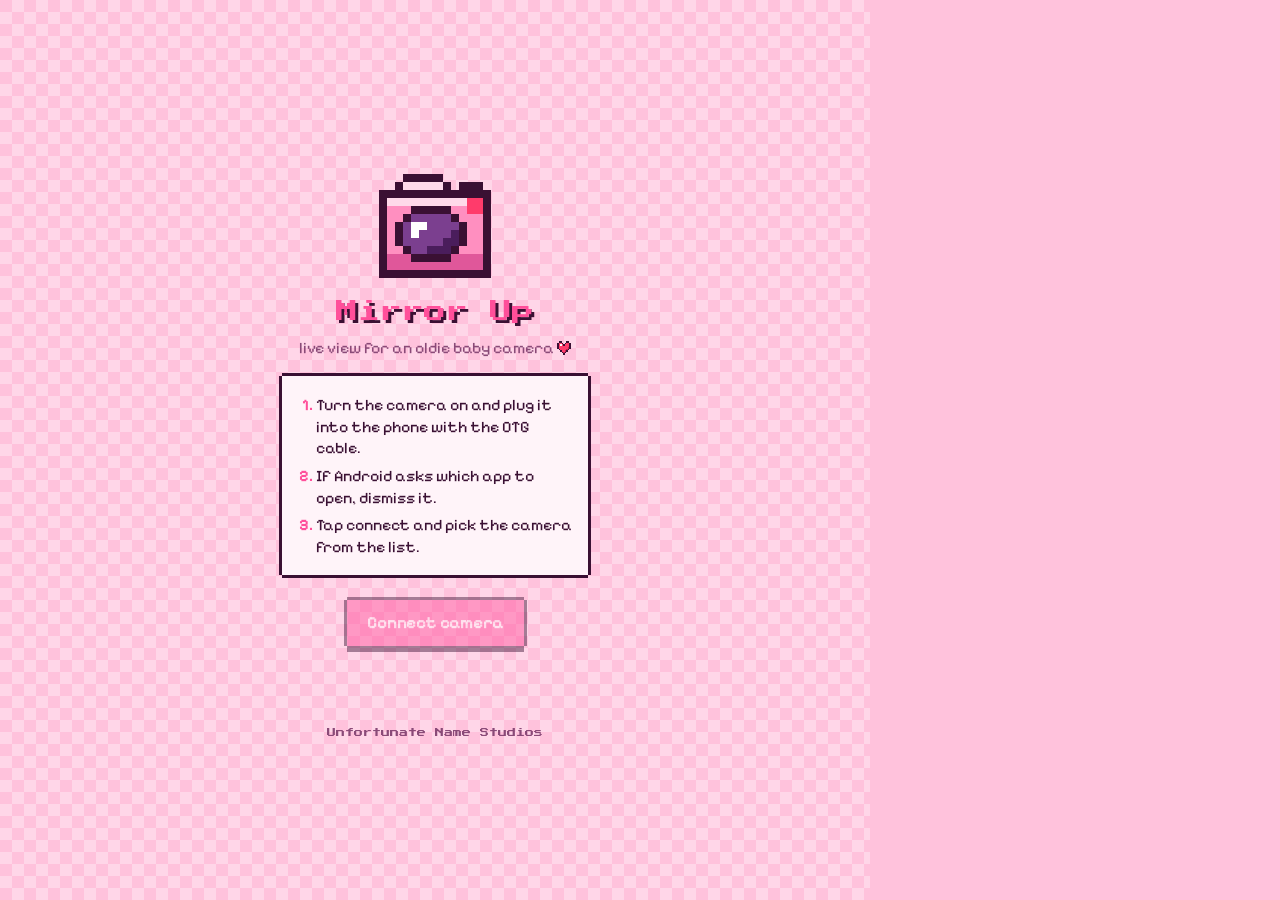
<file: index.html>
<!doctype html>
<html lang="en">
<head>
  <meta charset="utf-8">
  <meta name="viewport" content="width=device-width, initial-scale=1, maximum-scale=1, viewport-fit=cover, user-scalable=no">
  <title>Mirror Up</title>
  <meta name="description" content="Live view and remote control for a Nikon DSLR over a USB OTG cable.">
  <meta name="author" content="Unfortunate Name Studios">
  <meta name="theme-color" content="#ffc2dc">
  <link rel="manifest" href="manifest.webmanifest">
  <link rel="icon" href="icons/icon.svg" type="image/svg+xml">
  <link rel="apple-touch-icon" href="icons/icon-192.png">
  <link rel="stylesheet" href="style.css">
</head>
<body>
  <div id="app" class="app" data-state="splash">

    <main class="stage" id="stage">
      <div class="frame" id="frame" hidden>
        <canvas id="view" width="640" height="424"></canvas>
        <div class="grid" id="grid" hidden></div>
        <div class="af-mark" id="afMark" hidden></div>
        <div class="paused" id="pausedNote" hidden>Live view paused</div>
      </div>

      <section class="splash" id="splash">
        <img class="splash-ico" src="icons/camera.svg" alt="" width="128" height="128">
        <h1>Mirror Up</h1>
        <p class="tagline">live view for an oldie baby camera <img src="icons/heart.svg" alt="" width="14" height="14"></p>
        <ol class="steps">
          <li>Turn the camera on and plug it into the phone with the OTG cable.</li>
          <li>If Android asks which app to open, dismiss it.</li>
          <li>Tap connect and pick the camera from the list.</li>
        </ol>
        <button class="btn-primary" id="connectBtn">Connect camera</button>
        <p class="splash-status" id="splashStatus" role="status"></p>
        <p class="credit">Unfortunate Name Studios</p>
      </section>

      <div class="hud" id="hud" hidden>
        <span class="badge" id="hudMode" title="Exposure mode, set on the camera's dial">–</span>
        <span class="hud-item" id="hudBattery"></span>
        <span class="hud-item" id="hudFps"></span>
        <span class="hud-spacer"></span>
        <div class="hud-tools">
          <button class="hud-btn" id="gridBtn" aria-pressed="false" title="Rule of thirds grid">Grid</button>
          <button class="hud-btn" id="peakBtn" aria-pressed="false" title="Focus peaking">Peak</button>
          <button class="hud-btn" id="liveBtn" aria-pressed="true" title="Pause live view to save battery">Live</button>
          <button class="hud-btn" id="settingsBtn" title="All camera settings">Menu</button>
        </div>
      </div>
    </main>

    <section class="panel" id="panel" hidden>
      <div class="chips" id="chips"></div>
      <div class="picker" id="picker" hidden></div>

      <div class="actions">
        <div class="focus-pad" role="group" aria-label="Focus">
          <button class="pad-btn" data-mf="-large" aria-label="Focus nearer, big step">«</button>
          <button class="pad-btn" data-mf="-small" aria-label="Focus nearer, small step">‹</button>
          <button class="pad-btn pad-af" id="afBtn">AF</button>
          <button class="pad-btn" data-mf="+small" aria-label="Focus farther, small step">›</button>
          <button class="pad-btn" data-mf="+large" aria-label="Focus farther, big step">»</button>
        </div>
        <button class="shutter" id="shutterBtn" aria-label="Take photo"><img src="icons/heart.svg" alt="" width="36" height="36"></button>
        <button class="last-shot" id="lastShotBtn" aria-label="Review last photo" disabled></button>
      </div>
    </section>
  </div>

  <div class="sheet" id="sheet" hidden>
    <div class="sheet-head">
      <h2>Settings</h2>
      <button class="hud-btn" id="sheetClose">Done</button>
    </div>
    <div class="sheet-body" id="sheetBody"></div>
  </div>

  <div class="review" id="review" hidden>
    <img id="reviewImg" alt="Last photo">
    <p class="review-name" id="reviewName"></p>
    <div class="review-actions">
      <button class="btn-primary" id="saveBtn">Save to phone</button>
      <button class="btn-ghost" id="shareBtn" hidden>Share</button>
      <button class="btn-ghost" id="reviewClose">Back</button>
    </div>
  </div>

  <div id="toast" class="toast" role="status" aria-live="polite"></div>

  <script type="module" src="app.js"></script>
</body>
</html>
</file>
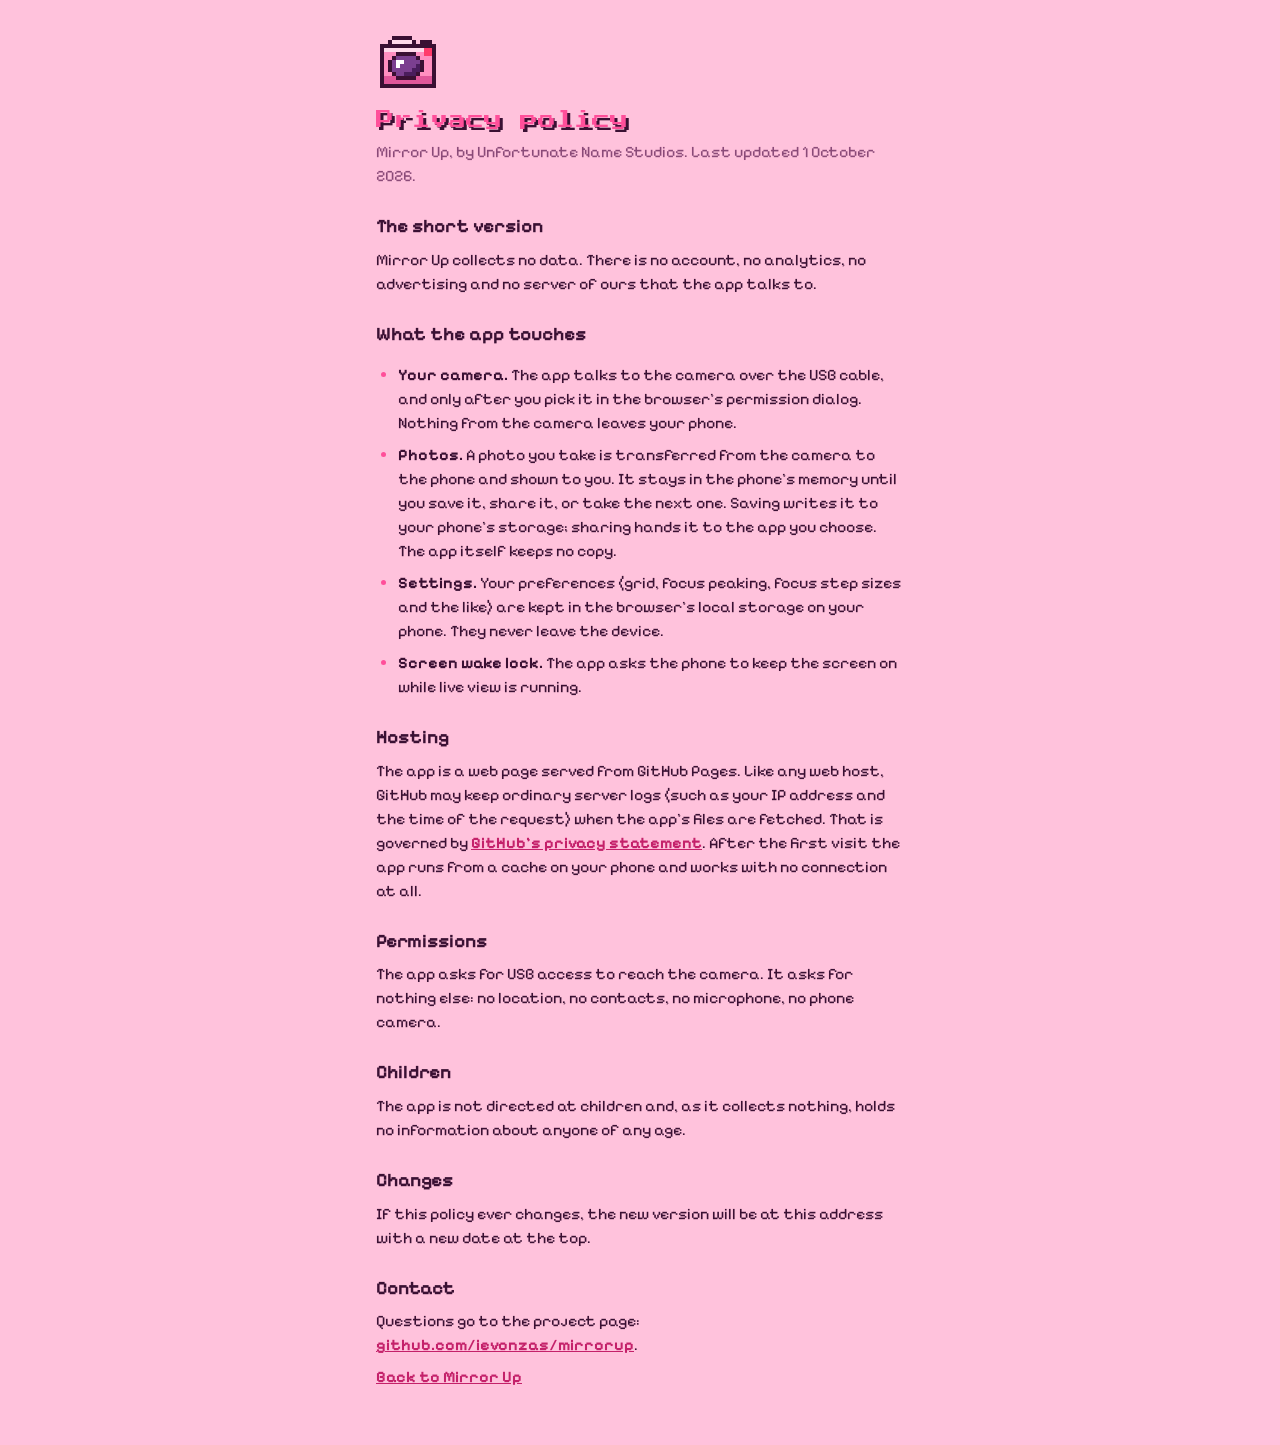
<file: privacy.html>
<!doctype html>
<html lang="en">
<head>
  <meta charset="utf-8">
  <meta name="viewport" content="width=device-width, initial-scale=1, viewport-fit=cover">
  <title>Mirror Up · Privacy policy</title>
  <meta name="author" content="Unfortunate Name Studios">
  <meta name="theme-color" content="#ffc2dc">
  <link rel="icon" href="icons/icon.svg" type="image/svg+xml">
  <link rel="stylesheet" href="style.css">
</head>
<body class="doc-body">
  <main class="doc">
    <img src="icons/camera.svg" alt="" width="64" height="64">
    <h1>Privacy policy</h1>
    <p class="doc-sub">Mirror Up, by Unfortunate Name Studios. Last updated 1 October 2026.</p>

    <h2>The short version</h2>
    <p>Mirror Up collects no data. There is no account, no analytics, no advertising and no server of ours that the app talks to.</p>

    <h2>What the app touches</h2>
    <ul>
      <li><strong>Your camera.</strong> The app talks to the camera over the USB cable, and only after you pick it in the browser's permission dialog. Nothing from the camera leaves your phone.</li>
      <li><strong>Photos.</strong> A photo you take is transferred from the camera to the phone and shown to you. It stays in the phone's memory until you save it, share it, or take the next one. Saving writes it to your phone's storage; sharing hands it to the app you choose. The app itself keeps no copy.</li>
      <li><strong>Settings.</strong> Your preferences (grid, focus peaking, focus step sizes and the like) are kept in the browser's local storage on your phone. They never leave the device.</li>
      <li><strong>Screen wake lock.</strong> The app asks the phone to keep the screen on while live view is running.</li>
    </ul>

    <h2>Hosting</h2>
    <p>The app is a web page served from GitHub Pages. Like any web host, GitHub may keep ordinary server logs (such as your IP address and the time of the request) when the app's files are fetched. That is governed by <a href="https://docs.github.com/site-policy/privacy-policies/github-general-privacy-statement">GitHub's privacy statement</a>. After the first visit the app runs from a cache on your phone and works with no connection at all.</p>

    <h2>Permissions</h2>
    <p>The app asks for USB access to reach the camera. It asks for nothing else: no location, no contacts, no microphone, no phone camera.</p>

    <h2>Children</h2>
    <p>The app is not directed at children and, as it collects nothing, holds no information about anyone of any age.</p>

    <h2>Changes</h2>
    <p>If this policy ever changes, the new version will be at this address with a new date at the top.</p>

    <h2>Contact</h2>
    <p>Questions go to the project page: <a href="https://github.com/ievonzas/mirrorup">github.com/ievonzas/mirrorup</a>.</p>

    <p class="doc-foot"><a href="./">Back to Mirror Up</a></p>
  </main>
</body>
</html>
</file>
<file: style.css>
@font-face {
  font-family: "Pixelify Sans";
  src: url("fonts/pixelify-sans-latin-400-normal.woff2") format("woff2");
  font-weight: 400; font-display: swap;
}
@font-face {
  font-family: "Pixelify Sans";
  src: url("fonts/pixelify-sans-latin-700-normal.woff2") format("woff2");
  font-weight: 700; font-display: swap;
}
@font-face {
  font-family: "Press Start 2P";
  src: url("fonts/press-start-2p-latin-400-normal.woff2") format("woff2");
  font-weight: 400; font-display: swap;
}

:root {
  --ink: #3a1033;        /* plum outlines and text */
  --night: #1d0b1a;      /* behind the picture */
  --pink: #ffc2dc;       /* panels */
  --pink-deep: #ff8fc0;
  --hot: #ff4f9a;        /* active things */
  --hot-shade: #c4216a;
  --cream: #fff4f9;      /* buttons */
  --shade: #e79ac0;      /* button undersides */
  --muted: #8a4a78;
  --ok: #5ee6a0;
  --bad: #ff3b6b;
  --px: 3px;             /* one "pixel" */
  --body: "Pixelify Sans", ui-monospace, "Roboto Mono", monospace;
  --loud: "Press Start 2P", "Pixelify Sans", monospace;
  color-scheme: light;
}

* { box-sizing: border-box; -webkit-tap-highlight-color: transparent; }
[hidden] { display: none !important; }
img { image-rendering: pixelated; }

html, body {
  margin: 0;
  height: 100%;
  touch-action: pan-x pan-y;   /* no double-tap or pinch zoom: a second tap on the picture is a second focus, not a zoom */
  background: var(--pink);
  color: var(--ink);
  font: 16px/1.35 var(--body);
  overscroll-behavior: none;
  user-select: none;
  -webkit-font-smoothing: none;
}

button { font: inherit; color: inherit; border: 0; background: none; cursor: pointer; touch-action: manipulation; }
button:disabled { opacity: .45; cursor: default; }

/* The pixel frame: four hard shadows make a border with notched corners, a fifth makes the chunky underside.
   Pressing a button squashes the underside. */
.chip, .choice, .pad-btn, .hud-btn, .btn-primary, .btn-ghost, .last-shot, .shutter, .toast, .badge,
.row select, .row input[type="text"], .row input[type="number"] {
  border-radius: 0;
  margin: var(--px);
  box-shadow:
    0 calc(var(--px) * -1) 0 0 var(--ink),
    calc(var(--px) * -1) 0 0 0 var(--ink),
    var(--px) 0 0 0 var(--ink),
    0 var(--px) 0 0 var(--ink),
    0 calc(var(--px) * 2) 0 0 var(--ink);
}
.chip:active, .choice:active, .pad-btn:active, .hud-btn:active, .btn-primary:active, .btn-ghost:active, .last-shot:active, .shutter:active {
  transform: translateY(var(--px));
  box-shadow:
    0 calc(var(--px) * -1) 0 0 var(--ink),
    calc(var(--px) * -1) 0 0 0 var(--ink),
    var(--px) 0 0 0 var(--ink),
    0 var(--px) 0 0 var(--ink);
}

/* ---------- layout: picture on top in portrait, on the left in landscape ---------- */

.app {
  height: 100dvh;
  display: grid;
  grid-template-rows: minmax(0, 1fr) auto;
  padding: env(safe-area-inset-top) env(safe-area-inset-right) env(safe-area-inset-bottom) env(safe-area-inset-left);
}
@media (orientation: landscape) {
  .app { grid-template-rows: none; grid-template-columns: minmax(0, 1fr) minmax(260px, 32vw); }
}

.stage {
  position: relative;
  min-width: 0;
  min-height: 0;
  display: flex; flex-direction: column; align-items: center;
  overflow: hidden;
  background: var(--night);
}
/* a faint pixel checkerboard behind the picture */
.app[data-state="live"] .stage {
  touch-action: none;
  background:
    conic-gradient(#ffffff08 25%, transparent 0 50%, #ffffff08 0 75%, transparent 0) 0 0 / 12px 12px,
    var(--night);
}
.app[data-state="splash"] .stage {
  overflow-y: auto;
  background:
    conic-gradient(#ffffff55 25%, transparent 0 50%, #ffffff55 0 75%, transparent 0) 0 0 / 24px 24px,
    var(--pink);
}

.frame { position: relative; flex: none; margin: auto; }
.frame canvas { display: block; width: 100%; height: 100%; }

.grid {
  position: absolute; inset: 0; pointer-events: none;
  background:
    linear-gradient(to right, transparent calc(33.333% - 1px), #ffc2dcb0 calc(33.333% - 1px), #ffc2dcb0 calc(33.333% + 1px), transparent calc(33.333% + 1px),
                              transparent calc(66.666% - 1px), #ffc2dcb0 calc(66.666% - 1px), #ffc2dcb0 calc(66.666% + 1px), transparent calc(66.666% + 1px)),
    linear-gradient(to bottom, transparent calc(33.333% - 1px), #ffc2dcb0 calc(33.333% - 1px), #ffc2dcb0 calc(33.333% + 1px), transparent calc(33.333% + 1px),
                               transparent calc(66.666% - 1px), #ffc2dcb0 calc(66.666% - 1px), #ffc2dcb0 calc(66.666% + 1px), transparent calc(66.666% + 1px));
}

/* focus box: four pixel corner brackets */
.af-mark {
  --c: var(--pink);
  position: absolute;
  width: 60px; height: 60px;
  margin: -30px 0 0 -30px;
  pointer-events: none;
  background:
    linear-gradient(var(--c) 0 0) top left / 16px 4px, linear-gradient(var(--c) 0 0) top left / 4px 16px,
    linear-gradient(var(--c) 0 0) top right / 16px 4px, linear-gradient(var(--c) 0 0) top right / 4px 16px,
    linear-gradient(var(--c) 0 0) bottom left / 16px 4px, linear-gradient(var(--c) 0 0) bottom left / 4px 16px,
    linear-gradient(var(--c) 0 0) bottom right / 16px 4px, linear-gradient(var(--c) 0 0) bottom right / 4px 16px;
  background-repeat: no-repeat;
  filter: drop-shadow(2px 2px 0 var(--ink));
  animation: af-in .24s steps(3);
}
.af-mark[data-result="ok"] { --c: var(--ok); }
.af-mark[data-result="fail"] { --c: var(--bad); }
@keyframes af-in { from { transform: scale(1.6); opacity: 0; } }

.paused {
  position: absolute; inset: 0;
  display: grid; place-items: center;
  background: #1d0b1acc;
  color: var(--pink);
  font-family: var(--loud); font-size: 11px;
  pointer-events: none;
}

/* ---------- heads-up bar: in the empty band above the picture in portrait, over the picture in landscape ---------- */

.hud {
  order: -1; align-self: stretch;
  display: flex; align-items: center; justify-content: flex-end; flex-wrap: wrap; gap: 4px 3px;
  padding: 6px 6px 8px;
  font-size: 15px;
}
@media (orientation: landscape) {
  .hud { position: absolute; top: 0; left: 0; right: 0; }
}
.hud-spacer { flex: 1; }
/* the four buttons stay together: all on the first row if they fit, otherwise all on a second row */
.hud-tools { display: flex; gap: 3px; }
.hud-item { padding: 1px 6px; color: var(--cream); background: #1d0b1ab0; }
.hud-item:empty { display: none; }
.badge {
  min-width: 30px; padding: 5px 7px 3px;
  text-align: center;
  font-family: var(--loud); font-size: 11px;
  color: var(--cream); background: var(--hot);
}
.hud-btn {
  min-height: 32px; padding: 3px 8px;
  background: var(--cream);
  font-weight: 700; font-size: 15px;
}
.hud-btn[aria-pressed="true"] { background: var(--hot); color: var(--cream); }

/* ---------- connect screen ---------- */

.splash {
  max-width: 360px; margin: auto; padding: 24px;
  text-align: center;
  user-select: text;
}
.splash-ico { width: 128px; height: 128px; animation: bob 1.2s steps(2) infinite; }
@keyframes bob { 50% { transform: translateY(-6px); } }
.splash h1 {
  margin: 6px 0 10px;
  font-family: var(--loud); font-size: 22px; font-weight: 400; line-height: 1.3;
  color: var(--hot);
  text-shadow: 3px 3px 0 var(--ink);
}
.tagline { margin: 0 0 18px; color: var(--muted); }
.tagline img { vertical-align: -2px; }
.steps {
  margin: 0 3px 22px; padding: 12px 12px 12px 34px;
  text-align: left;
  background: var(--cream);
  box-shadow: 0 -3px 0 0 var(--ink), -3px 0 0 0 var(--ink), 3px 0 0 0 var(--ink), 0 3px 0 0 var(--ink);
}
.steps li { margin: 6px 0; }
.steps li::marker { font-weight: 700; color: var(--hot); }
.splash-status { min-height: 3em; margin: 18px 0 0; color: var(--muted); }
.credit { margin: 10px 0 0; font-family: var(--loud); font-size: 9px; line-height: 1.8; color: var(--muted); }

.btn-primary, .btn-ghost {
  min-height: 46px; padding: 8px 20px;
  font-weight: 700; font-size: 17px;
}
.btn-primary { background: var(--hot); color: var(--cream); }
.btn-ghost { background: var(--cream); }

/* ---------- control panel ---------- */

.panel {
  min-width: 0;
  display: flex; flex-direction: column; gap: 8px;
  padding: 8px;
  background: var(--pink);
  border-top: var(--px) solid var(--ink);
}
@media (orientation: landscape) {
  .panel { border-top: 0; border-left: var(--px) solid var(--ink); overflow-y: auto; justify-content: space-between; }
}

/* the padding leaves room for the pixel frames, which would otherwise be clipped by the scroller */
.chips, .picker { display: flex; gap: 4px; overflow-x: auto; scrollbar-width: none; padding: 2px 2px 6px; }
.chips::-webkit-scrollbar, .picker::-webkit-scrollbar { display: none; }
@media (orientation: landscape) {
  .chips { flex-wrap: wrap; overflow: visible; }
  .picker { flex-wrap: wrap; max-height: 40vh; overflow-y: auto; }
}

.chip {
  flex: 0 0 auto;
  display: flex; flex-direction: column; align-items: flex-start;
  min-width: 70px; padding: 5px 9px;
  background: var(--cream);
}
.chip-label { font-size: 12px; letter-spacing: .06em; text-transform: uppercase; color: var(--muted); }
.chip-value { font-size: 18px; font-weight: 700; white-space: nowrap; }
.chip[aria-expanded="true"] { background: var(--hot); }
.chip[aria-expanded="true"] .chip-label, .chip[aria-expanded="true"] .chip-value { color: var(--cream); }

.picker { scroll-snap-type: x proximity; }
.choice {
  flex: 0 0 auto;
  min-width: 52px; min-height: 40px; padding: 5px 10px;
  font-size: 17px; white-space: nowrap;
  background: var(--cream);
  scroll-snap-align: center;
}
.choice.current { background: var(--hot); color: var(--cream); font-weight: 700; }

.actions { display: flex; align-items: center; justify-content: space-between; gap: 8px; padding: 0 2px 4px; }
@media (orientation: landscape) { .actions { flex-wrap: wrap; justify-content: center; gap: 12px; } }

/* the pad shrinks on narrow phones so the row never runs off the screen */
.focus-pad { flex: 1 1 auto; min-width: 0; max-width: 260px; display: flex; gap: 1px; }
.pad-btn {
  flex: 1 1 38px; min-width: 0; height: 44px;
  font-size: 24px; font-weight: 700; line-height: 1;
  background: var(--cream);
}
.pad-af { flex-basis: 48px; font-family: var(--loud); font-size: 11px; background: var(--pink-deep); }

.shutter {
  flex: 0 0 auto;
  display: grid; place-items: center;
  width: 68px; height: 64px;
  background: var(--cream);
}
.shutter img { width: 40px; height: 40px; }
.shutter.busy { background: var(--hot); }
.shutter.busy img { animation: blink .4s steps(2) infinite; }
@keyframes blink { 50% { opacity: .2; } }

.last-shot {
  flex: 0 0 auto;
  width: 50px; height: 50px;
  background: var(--shade) center / cover no-repeat;
  font-size: 13px; font-weight: 700; color: var(--ink);
}

/* ---------- settings sheet ---------- */

.sheet {
  position: fixed; inset: 0; z-index: 10;
  display: flex; flex-direction: column;
  background: var(--pink);
  padding: env(safe-area-inset-top) env(safe-area-inset-right) env(safe-area-inset-bottom) env(safe-area-inset-left);
}
.sheet-head {
  display: flex; align-items: center; justify-content: space-between;
  padding: 10px 14px;
  background: var(--pink-deep);
  border-bottom: var(--px) solid var(--ink);
}
.sheet-head h2 { margin: 0; font-family: var(--loud); font-size: 14px; font-weight: 400; }
.sheet-body { flex: 1; overflow-y: auto; padding: 8px 16px 32px; }
.sheet-note { color: var(--muted); }

.section { border-bottom: var(--px) dotted var(--ink); padding: 4px 0; }
.section > summary { padding: 12px 0; font-weight: 700; font-size: 18px; cursor: pointer; }
.section > summary::marker { color: var(--hot); }
.section .section { margin-left: 12px; border-bottom: 0; }
.section > .btn-ghost { margin: 14px 3px 16px; }
.section .section > summary { font-size: 16px; padding: 8px 0; }
.sheet a { color: var(--hot-shade); font-weight: 700; }
.row { display: flex; align-items: center; justify-content: space-between; gap: 12px; padding: 7px 0; }
.row-label { flex: 1; min-width: 0; }
.row-value { color: var(--muted); font-size: 14px; }
.row select, .row input[type="text"], .row input[type="number"] {
  max-width: 55%; min-height: 36px; padding: 4px 8px;
  font: inherit;
  color: var(--ink); background: var(--cream);
  border: 0; outline: 0;
  box-shadow:
    0 calc(var(--px) * -1) 0 0 var(--ink), calc(var(--px) * -1) 0 0 0 var(--ink),
    var(--px) 0 0 0 var(--ink), 0 var(--px) 0 0 var(--ink);
}
.row input[type="number"] { width: 110px; }
.row input[type="checkbox"] {
  appearance: none;
  width: 26px; height: 26px; margin: 3px;
  background: var(--cream);
  box-shadow: 0 -3px 0 0 var(--ink), -3px 0 0 0 var(--ink), 3px 0 0 0 var(--ink), 0 3px 0 0 var(--ink);
}
.row input[type="checkbox"]:checked { background: var(--hot) url("icons/heart.svg") center / 18px no-repeat; image-rendering: pixelated; }
.row :disabled { opacity: .5; }

/* ---------- photo review ---------- */

.review {
  position: fixed; inset: 0; z-index: 20;
  display: flex; flex-direction: column; align-items: center; justify-content: center; gap: 12px;
  background: var(--night);
  padding: calc(env(safe-area-inset-top) + 12px) 12px calc(env(safe-area-inset-bottom) + 16px);
}
.review img { min-height: 0; flex: 1; max-width: 100%; object-fit: contain; image-rendering: auto; }
.review-name { margin: 0; font-size: 15px; color: var(--pink); }
.review-actions { display: flex; flex-wrap: wrap; justify-content: center; gap: 8px; }

/* ---------- plain pages: privacy policy ---------- */

.doc-body { height: auto; overflow-y: auto; user-select: text; }
.doc { max-width: 560px; margin: 0 auto; padding: 28px 16px 48px; }
.doc h1 { margin: 10px 0 4px; font-family: var(--loud); font-size: 18px; font-weight: 400; color: var(--hot); text-shadow: 3px 3px 0 var(--ink); }
.doc h2 { margin: 26px 0 6px; font-size: 19px; }
.doc p, .doc li { margin: 8px 0; line-height: 1.5; }
.doc ul { padding-left: 22px; }
.doc li::marker { color: var(--hot); }
.doc a { color: var(--hot-shade); font-weight: 700; }
.doc-sub { color: var(--muted); }
.doc-foot { margin-top: 36px; }

/* ---------- toast ---------- */

.toast {
  position: fixed; left: 50%; bottom: calc(env(safe-area-inset-bottom) + 160px); z-index: 30;
  width: max-content; max-width: min(88vw, 420px); padding: 8px 14px;
  margin: 0;
  transform: translate(-50%, 9px);
  background: var(--cream);
  text-align: center;
  opacity: 0; pointer-events: none;
  transition: opacity .15s steps(2), transform .15s steps(3);
}
.toast.show { opacity: 1; transform: translate(-50%, 0); }
</file>
